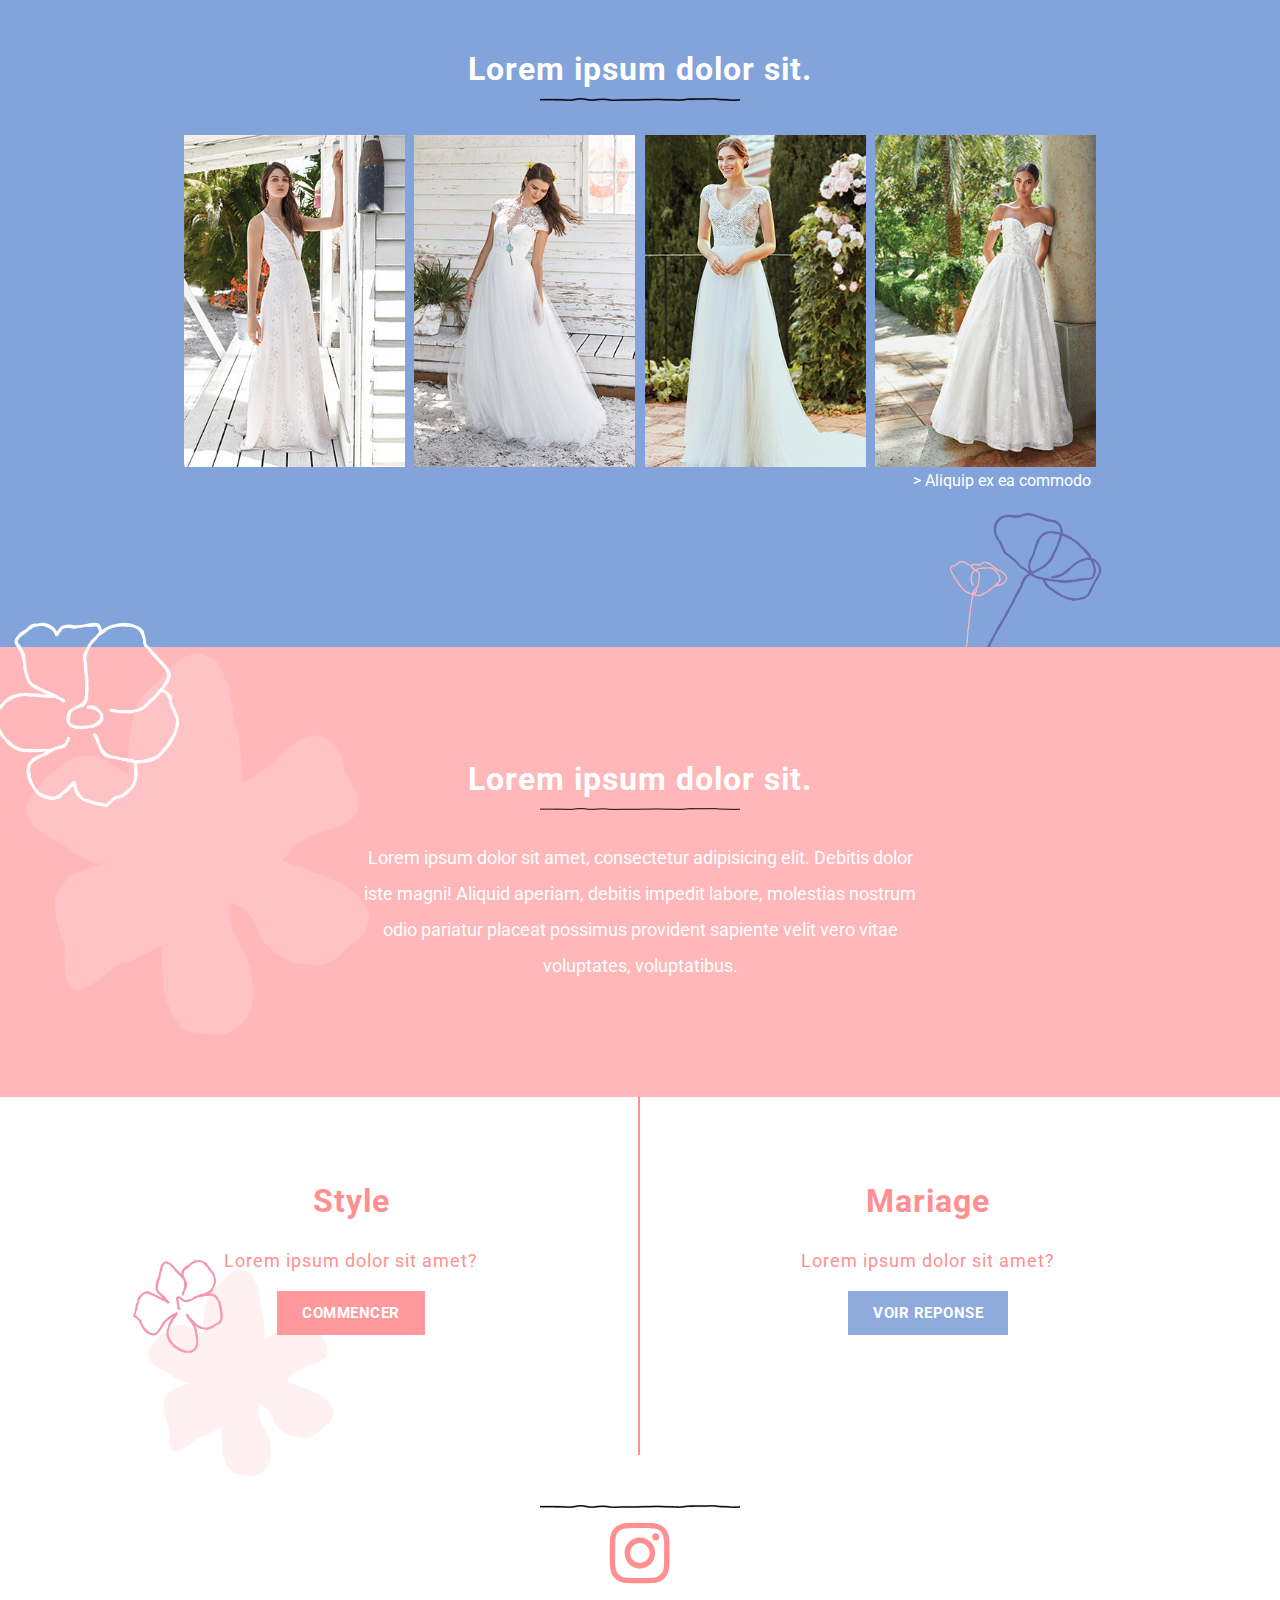
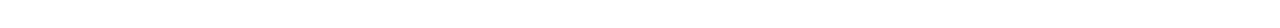
<file: index.html>
<!DOCTYPE html>
<html lang="en">
<head>
    <meta charset="UTF-8">
    <meta name="viewport" content="width=device-width, initial-scale=1.0">
    <title>Title</title>
    <link rel="stylesheet" href="css/font-awesome.min.css">
    <link rel="stylesheet" href="css/style.css">
</head>
<body>
<!--start section-image-->
<section class="section-image">
    <div class="container">
        <h1>Lorem ipsum dolor sit.</h1>
        <div class="image-line">
            <img src="images/line.png">
        </div>
        <div class="images">
            <div class="card-img">
                <img src="images/dress-1.jpg">
            </div>
            <div class="card-img">
                <img src="images/dress-2.jpg">
            </div>
            <div class="card-img">
                <img src="images/dress-3.jpg">
            </div>
            <div class="card-img">
                <img src="images/dress-4.jpg">
            </div>
            <div class="aliquip"> > Aliquip ex ea commodo</div>
        </div>
        <div class="img-overlay">
            <img class="flower-5" src="images/flower-5.png">
        </div>
    </div>
</section>
<!--start section-text-->
<section class="section-text">
    <img class="flower-1" src="images/flower-1.png">
    <img class="flower-2" src="images/flower-2.png">
    <div class="container">
        <h1>Lorem ipsum dolor sit.</h1>
        <div class="image-line">
            <img src="images/line.png">
        </div>
        <div class="text">
            <p>Lorem ipsum dolor sit amet, consectetur adipisicing elit. Debitis dolor iste magni! Aliquid aperiam,
                debitis impedit labore, molestias nostrum odio pariatur placeat possimus provident sapiente velit vero
                vitae voluptates, voluptatibus.</p>
        </div>
    </div>
</section>
<!--start section-style-->
<section class="section-style">
    <img class="flower-3" src="images/flower-3.png">
    <img class="flower-4" src="images/flower-4.png">
    <div class="container">
        <div class="article article-left">
            <h1>Style</h1>
            <p>Lorem ipsum dolor sit amet?</p>
            <button>COMMENCER</button>
        </div>
        <div class="article article-right">
            <h1>Mariage</h1>
            <p>Lorem ipsum dolor sit amet?</p>
            <button>VOIR REPONSE</button>
        </div>
    </div>
</section>
<!--start section social-media-->
<section class="social-media">
    <div class="image-line">
        <img src="images/line.png">
    </div>
    <div class="container">
        <a href="#"><i class="fa fa-instagram"></i></a>
    </div>
</section>
</body>
</html>
</file>
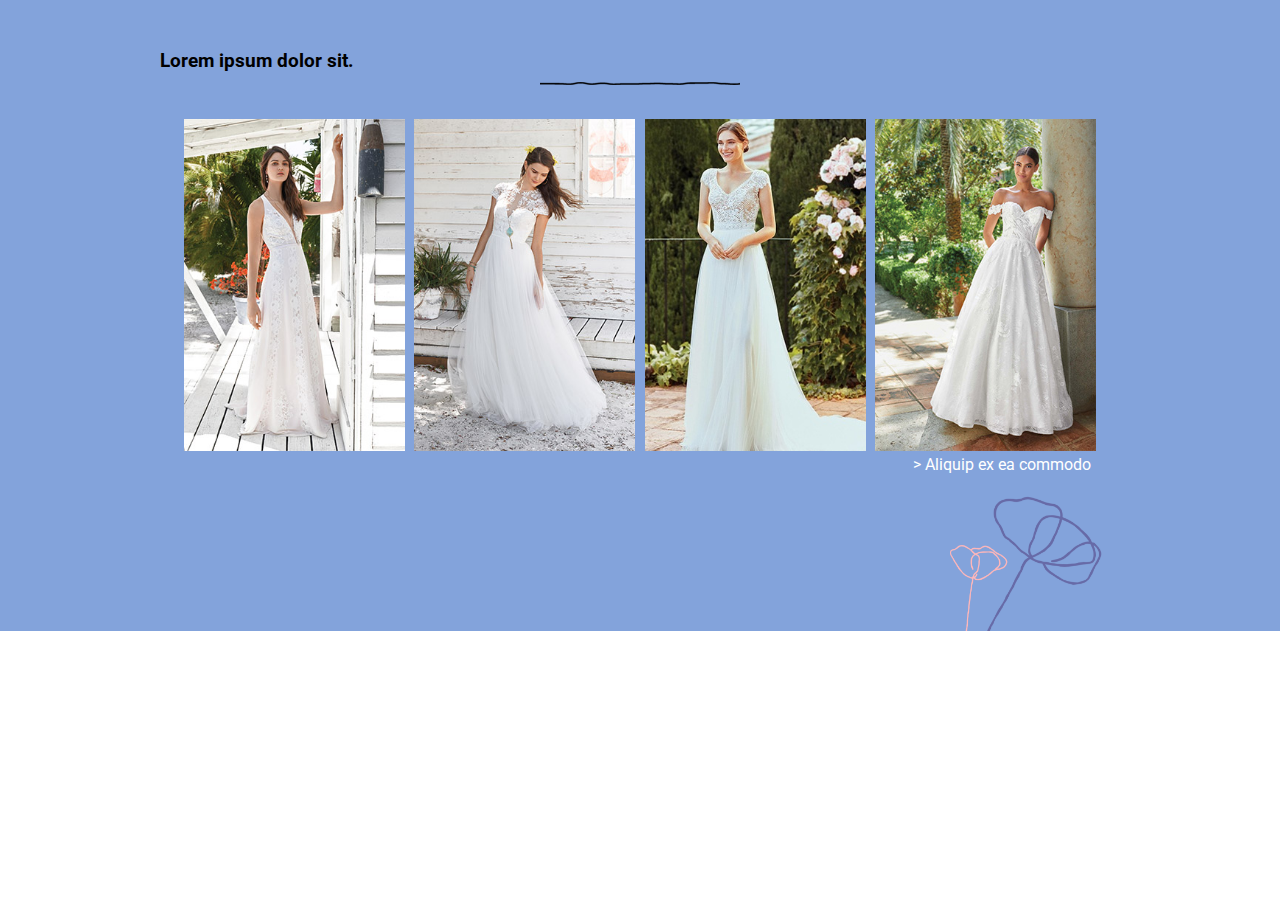
<file: page.html>
<!DOCTYPE html>
<html lang="en">
<head>
    <meta charset="UTF-8">
    <title>Title</title>
    <link rel="stylesheet" href="css/style.css">
</head>
<body>
<section class="section-image">
    <div class="container">
        <h3>Lorem ipsum dolor sit.</h3>
        <div class="image-line">
            <img src="images/line.png">
        </div>
        <div class="images">
            <div class="card-img">
                <img src="images/dress-1.jpg">
            </div>
            <div class="card-img">
                <img src="images/dress-2.jpg">
            </div>
            <div class="card-img">
                <img src="images/dress-3.jpg">
            </div>
            <div class="card-img">
                <img src="images/dress-4.jpg">
            </div>
            <div class="aliquip"> > Aliquip ex ea commodo</div>
        </div>
        <div class="img-overlay">
            <img class="flower-5" src="images/flower-5.png">
        </div>
    </div>
</section>
<!--<section class="section-text">-->
<!--    <div class="container">-->
<!--        <h3>Lorem ipsum dolor sit.</h3>-->
<!--        <div class="image-line">-->
<!--            <img src="images/line.png">-->
<!--        </div>-->
<!--        <div class="text">-->
<!--            <p>Lorem ipsum dolor sit amet, consectetur adipisicing elit. Debitis dolor iste magni! Aliquid aperiam,-->
<!--                debitis impedit labore, molestias nostrum odio pariatur placeat possimus provident sapiente velit vero-->
<!--                vitae voluptates, voluptatibus.</p>-->
<!--        </div>-->
<!--    </div>-->
<!--</section>-->
</body>
</html>
</file>
<file: css/style.css>
@import url("https://fonts.googleapis.com/css2?family=Roboto:ital,wght@0,300;0,400;1,100;1,300&display=swap");
/*start variable*/
/*start global style*/
.image-line, .section-image .images, .section-text, .section-text .text, .section-style, .section-style .container, .social-media .container {
  display: flex;
  justify-content: center;
  align-items: center; }

.section-image h1, .section-text h1 {
  text-align: center;
  color: white;
  letter-spacing: 1px; }

* {
  margin: 0;
  padding: 0;
  box-sizing: border-box;
  font-family: 'Roboto', sans-serif; }

.container {
  width: 75%;
  height: 100%;
  margin: 0 auto; }

.image-line {
  width: 100%;
  margin-bottom: 30px;
  margin-top: 10px; }
  .image-line img {
    width: 200px; }

/*start section-image*/
.section-image {
  padding-top: 50px;
  width: 100%;
  background-color: #83A3DB; }
  .section-image .images {
    position: relative;
    width: 100%;
    flex-wrap: wrap; }
    .section-image .images .card-img {
      width: 23%;
      margin: 0.5%; }
      .section-image .images .card-img img {
        width: 100%; }
    .section-image .images .aliquip {
      position: absolute;
      right: 3%;
      bottom: -15px;
      color: white;
      cursor: pointer; }
  .section-image .img-overlay {
    width: 100%;
    margin-top: 30px;
    position: relative;
    display: flex;
    justify-content: end; }
    .section-image .img-overlay img {
      width: 200px; }

/*start section-text*/
.section-text {
  position: relative;
  background-color: #FFB7BA;
  padding: 100px 0;
  min-height: 450px; }
  .section-text .text p {
    color: white;
    text-align: center;
    line-height: 2em;
    width: 60%;
    font-size: 18px; }
  .section-text img.flower-1 {
    position: absolute;
    width: 200px;
    left: -1%;
    top: -7%; }
  .section-text img.flower-2 {
    position: absolute;
    width: 370px;
    left: 1%;
    top: -2%; }

/*start section-style*/
.section-style {
  position: relative; }
  .section-style img.flower-3 {
    position: absolute;
    width: 100px;
    left: 10%;
    bottom: 27%; }
  .section-style img.flower-4 {
    position: absolute;
    left: 11%;
    width: 200px;
    bottom: -8%; }
  .section-style .container {
    justify-content: space-around;
    flex-wrap: wrap;
    width: 90%; }
    .section-style .container .article {
      display: flex;
      flex-direction: column;
      justify-content: center;
      align-items: center;
      padding: 85px 0px 120px 0;
      width: 50%; }
      .section-style .container .article h1 {
        color: #FF8F91FF;
        margin-bottom: 30px;
        letter-spacing: 1px; }
      .section-style .container .article p {
        color: #FF8F91FF;
        font-size: 18px;
        margin-bottom: 20px;
        letter-spacing: 1px; }
      .section-style .container .article button {
        padding: 13px 25px;
        outline: none;
        border: none;
        color: white;
        font-weight: bolder;
        letter-spacing: 0.5px;
        font-size: 15px;
        opacity: 0.9;
        transition: all .3s ease-in-out; }
        .section-style .container .article button:hover {
          opacity: 1;
          transform: scale(1.05); }
    .section-style .container .article-left {
      border-right: 2px solid #FF8F91FF; }
      .section-style .container .article-left button {
        background-color: #FF8F91FF; }
    .section-style .container .article-right button {
      background-color: #83A3DB; }

/*start section social-media*/
.social-media {
  padding: 40px; }
  .social-media .image-line {
    margin-bottom: 10px; }
  .social-media .container {
    width: 90%; }
    .social-media .container a {
      color: #FF8F91FF;
      text-decoration: none; }
      .social-media .container a i {
        font-size: 70px; }

/*start media query*/
@media only screen and (max-width: 750px) {
  .section-image .images .card-img {
    width: 48%;
    margin: 0.5%; }
  .section-image .img-overlay img {
    display: none; }

  .section-text {
    min-height: 400px; }
    .section-text .text p {
      width: 90%;
      font-size: 16px; }
    .section-text img.flower-1 {
      width: 120px;
      left: -1%;
      top: -4%; }
    .section-text img.flower-2 {
      width: 220px;
      left: 0%;
      top: -2%; }

  .section-style img.flower-3 {
    position: absolute;
    width: 70px;
    left: 5%;
    top: 8%; }
  .section-style img.flower-4 {
    position: absolute;
    left: 5%;
    width: 140px;
    top: 10%; }
  .section-style .container .article {
    display: flex;
    flex-direction: column;
    justify-content: center;
    align-items: center;
    padding: 40px 0px 50px 0;
    width: 100%; }
  .section-style .container .article-left {
    border: none;
    border-bottom: 2px solid #FF8F91FF; } }

/*# sourceMappingURL=style.css.map */
</file>
